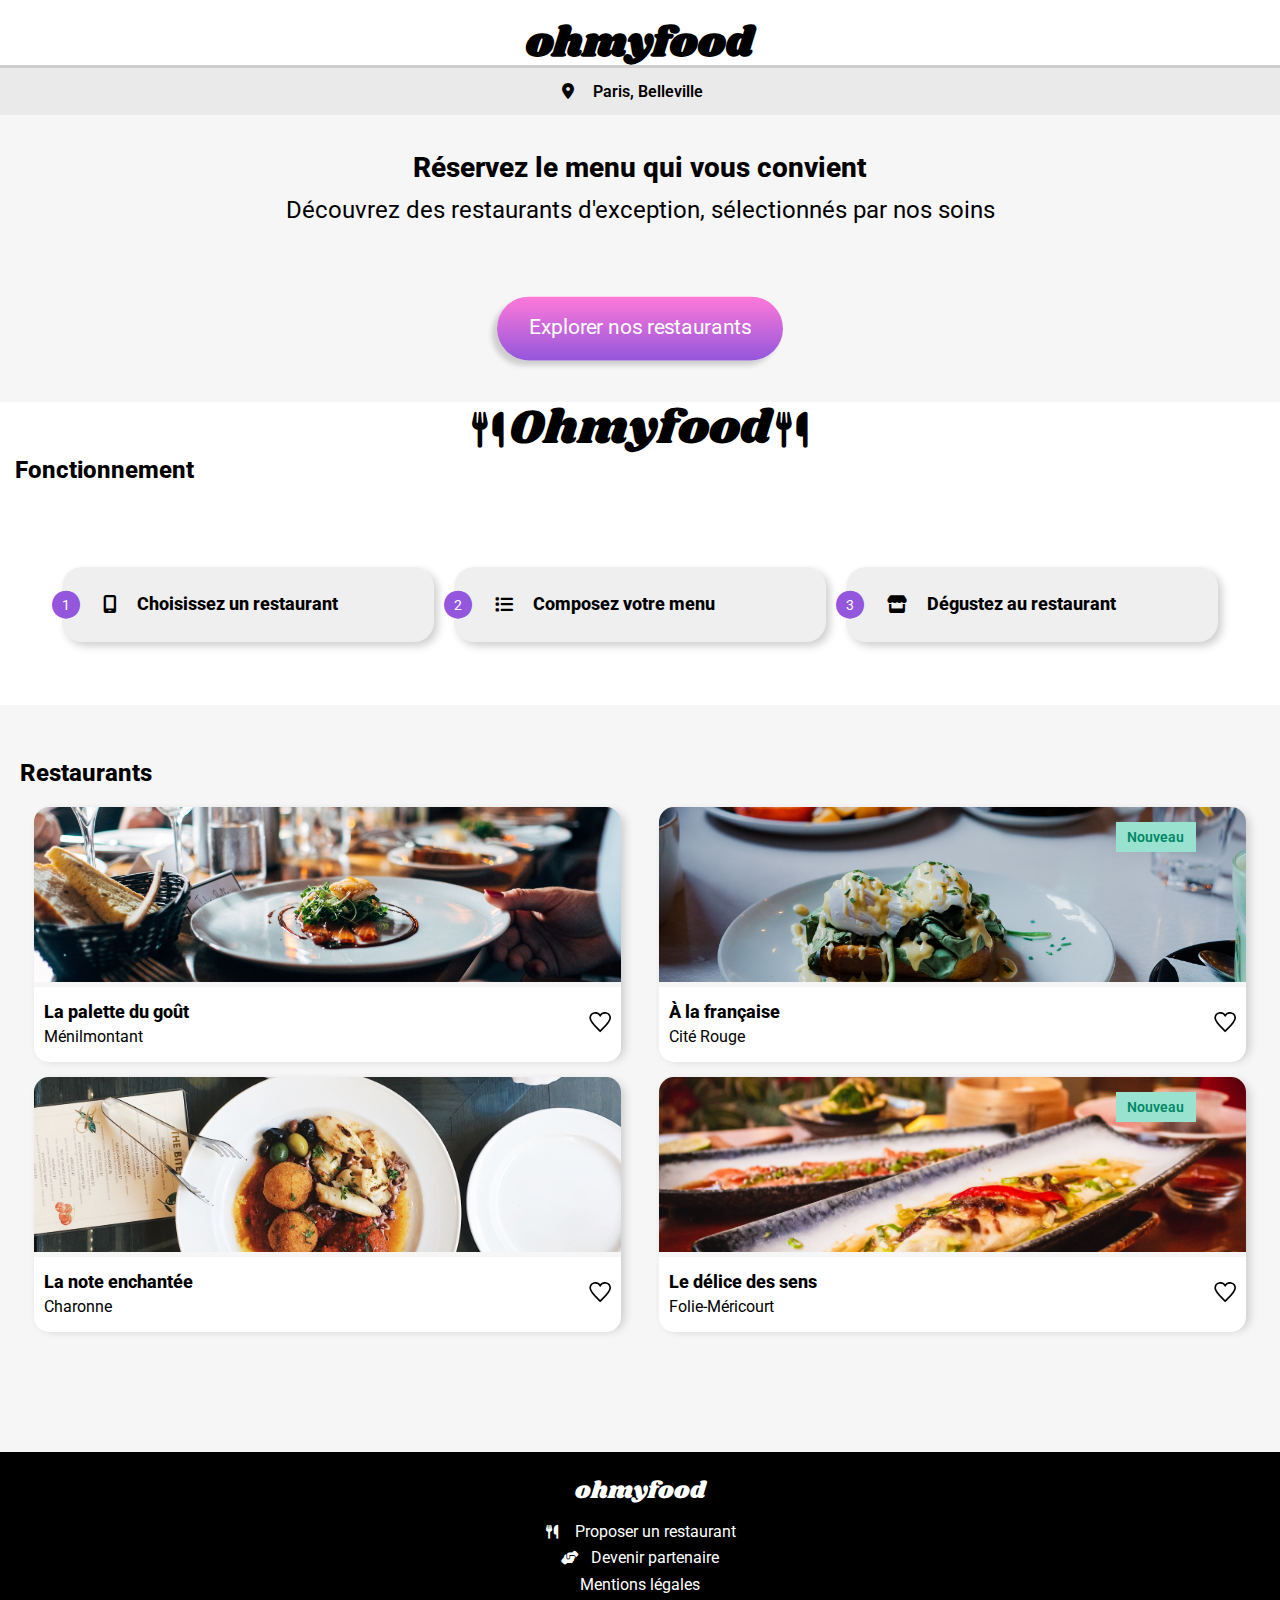
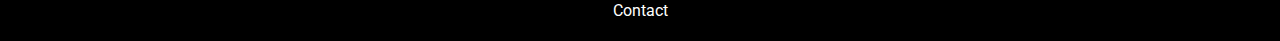
<file: index.html>
<!DOCTYPE html>
<html lang="en">
	<head>
		<meta charset="UTF-8" />
		<meta http-equiv="X-UA-Compatible" content="IE=edge" />
		<meta name="viewport" content="width=device-width, initial-scale=1.0" />
		<title>Ohmyfood</title>
		<link
			rel="stylesheet"
			href="https://cdnjs.cloudflare.com/ajax/libs/font-awesome/6.1.1/css/all.min.css"
		/>
		<link rel="preconnect" href="https://fonts.googleapis.com" />
		<link rel="preconnect" href="https://fonts.gstatic.com" crossorigin />
		<link
			href="https://fonts.googleapis.com/css2?family=Roboto:ital,wght@0,100;0,300;0,400;0,500;0,700;0,900;1,100;1,300;1,400;1,500;1,700;1,900&family=Shrikhand&display=swap"
			rel="stylesheet"
		/>
		<link
			href="https://fonts.googleapis.com/css2?family=Shrikhand&display=swap"
			rel="stylesheet"
		/>
		<link rel="stylesheet" href="css/style.css" />
	</head>
	<body>
		<main>
			<header class="headerHome">
				<h1 class="headerHome__title">ohmyfood</h1>
			</header>

			<form class="form">
				<div class="form__input">
					<i class="form__searchfield-icon fa-solid fa-location-dot"></i>
					<input
						class="form__searchfield-text"
						type="text"
						id="ville"
						placeholder="Paris, Belleville"
					/>
				</div>
				<div class="form__resultspresentation">
					<h1 class="form__first-slogan">Réservez le menu qui vous convient</h1>
					<h2 class="form__second-slogan">
						Découvrez des restaurants d'exception, sélectionnés par nos soins
					</h2>
					<button class="form__result-button">Explorer nos restaurants</button>
				</div>
			</form>

			<div class="effetLoadingSpinner">
				<span class="effet--word1"
					><i class="effet--icons fa-solid fa-utensils"></i>Oh</span
				>
				<span class="effet--word2">my</span>
				<span class="effet--word3"
					>food<i class="effet--icons fa-solid fa-utensils"></i
				></span>
			</div>

			<section class="partie-filtres">
				<h1 class="filters__title">Fonctionnement</h1>
				<div class="filters">
					<button class="filterbutton">
						<span class="filterbutton__circleicon fa-stack fa-2x">
							<i
								class="filterbutton__circleicon--circleobject fa-solid fa-circle fa-stack-2x"
							></i>
							<i
								class="filterbutton__circleicon--circlenumber fa-solid fa-1 fa-stack-1x"
							></i>
						</span>
						<i class="filterbutton__icon fa-solid fa-mobile-screen"></i>
						<span class="filterbutton__text">Choisissez un restaurant</span>
					</button>

					<button class="filterbutton">
						<span class="filterbutton__circleicon fa-stack fa-2x">
							<i
								class="filterbutton__circleicon--circleobject fa-solid fa-circle fa-stack-2x"
							></i>
							<i
								class="filterbutton__circleicon--circlenumber fa-solid fa-2 fa-stack-1x"
							></i>
						</span>
						<i class="filterbutton__icon fa-solid fa-list"></i>
						<span class="filterbutton__text">Composez votre menu</span>
					</button>

					<button class="filterbutton">
						<span class="filterbutton__circleicon fa-stack fa-2x">
							<i
								class="filterbutton__circleicon--circleobject fa-solid fa-circle fa-stack-2x"
							></i>
							<i
								class="filterbutton__circleicon--circlenumber fa-solid fa-3 fa-stack-1x"
							></i>
						</span>
						<i class="filterbutton__icon fa-solid fa-store"></i>
						<span class="filterbutton__text">Dégustez au restaurant</span>
					</button>
				</div>
			</section>

			<section class="partie-restaurants">
				<h1 class="HomeCards__title">Restaurants</h1>

				<div class="HomeCards">
					<div class="HomeCard">
						<a href="lapalettedugout.html">
							<div class="HomeCard__buttonNEW--ON">
								<span class="HomeCard__buttonNEW--ONTXT">Nouveau</span>
							</div>
							<img
								class="HomeCard__picture"
								alt="Image manquante"
								title="Titre de l'image"
								src="images/restaurants/la_palette_du_gout.jpg"
							/>
							<div class="HomeCard__descriptionBloc">
								<div class="HomeCard__description">
									<h3 class="HomeCard__description--Name">
										La palette du goût
									</h3>
									<h4 class="HomeCard__description--Town">Ménilmontant</h4>
								</div>
								<svg height="25" width="25" viewBox="-5 0 30 30">
									<defs>
										<linearGradient id="gradient1">
											<stop offset="5%" stop-color="#9356dc" />
											<stop offset="95%" stop-color="#ff79d9" />
										</linearGradient>
									</defs>
									<path
										fill="url(#gradient1)"
										stroke="black"
										stroke-width="2"
										d="M12 4.248c-3.148-5.402-12-3.825-12 2.944 0 4.661 5.571 9.427 12 15.808 6.43-6.381 12-11.147 12-15.808 0-6.792-8.875-8.306-12-2.944z"
									/>
								</svg>
							</div>
						</a>
					</div>

					<div class="HomeCard">
						<a href="lanoteenchantee.html">
							<div class="HomeCard__buttonNEW--ON">
								<span class="HomeCard__buttonNEW--ONTXT">Nouveau</span>
							</div>
							<img
								class="HomeCard__picture"
								alt="Image manquante"
								title="Titre de l'image"
								src="images/restaurants/la_note_enchantée.jpg"
							/>
							<div class="HomeCard__descriptionBloc">
								<div class="HomeCard__description">
									<h3 class="HomeCard__description--Name">La note enchantée</h3>
									<h4 class="HomeCard__description--Town">Charonne</h4>
								</div>
								<svg height="25" width="25" viewBox="-5 0 30 30">
									<defs>
										<linearGradient id="gradient2">
											<stop offset="5%" stop-color="#9356dc" />
											<stop offset="95%" stop-color="#ff79d9" />
										</linearGradient>
									</defs>
									<path
										fill="url(#gradient2)"
										stroke="black"
										stroke-width="2"
										d="M12 4.248c-3.148-5.402-12-3.825-12 2.944 0 4.661 5.571 9.427 12 15.808 6.43-6.381 12-11.147 12-15.808 0-6.792-8.875-8.306-12-2.944z"
									/>
								</svg>
							</div>
						</a>
					</div>

					<div class="HomeCard">
						<a href="alafrancaise.html">
							<div class="HomeCard__buttonNEW--OFF">Nouveau</div>
							<img
								class="HomeCard__picture"
								alt="Image manquante"
								title="Titre de l'image"
								src="images/restaurants/à_la_française.jpg"
							/>
							<div class="HomeCard__descriptionBloc">
								<div class="HomeCard__description">
									<h3 class="HomeCard__description--Name">À la française</h3>
									<h4 class="HomeCard__description--Town">Cité Rouge</h4>
								</div>
								<svg height="25" width="25" viewBox="-5 0 30 30">
									<defs>
										<linearGradient id="gradient3">
											<stop offset="5%" stop-color="#9356dc" />
											<stop offset="95%" stop-color="#ff79d9" />
										</linearGradient>
									</defs>
									<path
										fill="url(#gradient3)"
										stroke="black"
										stroke-width="2"
										d="M12 4.248c-3.148-5.402-12-3.825-12 2.944 0 4.661 5.571 9.427 12 15.808 6.43-6.381 12-11.147 12-15.808 0-6.792-8.875-8.306-12-2.944z"
									/>
								</svg>
							</div>
						</a>
					</div>

					<div class="HomeCard">
						<a href="ledeclicedessens.html">
							<div class="HomeCard__buttonNEW--OFF">Nouveau</div>
							<img
								class="HomeCard__picture"
								alt="Image manquante"
								title="Titre de l'image"
								src="images/restaurants/le_délice_des_sens.jpg"
							/>
							<div class="HomeCard__descriptionBloc">
								<div class="HomeCard__description">
									<h3 class="HomeCard__description--Name">
										Le délice des sens
									</h3>
									<h4 class="HomeCard__description--Town">Folie-Méricourt</h4>
								</div>
								<svg height="25" width="25" viewBox="-5 0 30 30">
									<defs>
										<linearGradient id="gradient4">
											<stop offset="5%" stop-color="#9356dc" />
											<stop offset="95%" stop-color="#ff79d9" />
										</linearGradient>
									</defs>
									<path
										fill="url(#gradient4)"
										stroke="black"
										stroke-width="2"
										d="M12 4.248c-3.148-5.402-12-3.825-12 2.944 0 4.661 5.571 9.427 12 15.808 6.43-6.381 12-11.147 12-15.808 0-6.792-8.875-8.306-12-2.944z"
									/>
								</svg>
							</div>
						</a>
					</div>
				</div>
			</section>

			<footer class="footer footer--home">
				<h3 class="footer__title">ohmyfood</h3>
				<ul class="footer__list">
					<li class="footer__list-subelement">
						<i class="footer__list-subelement--icon fa-solid fa-utensils"></i
						>Proposer un restaurant
					</li>
					<li class="footer__list-subelement">
						<i
							class="footer__list-subelement--icon fa-solid fa-handshake-angle"
						></i
						>Devenir partenaire
					</li>
					<li class="footer__list-subelement">Mentions légales</li>
					<li class="footer__list-subelement">
						<a class="footer__list--mail" href="mailto:contact@contact.com"
							>Contact</a
						>
					</li>
				</ul>
			</footer>
		</main>
	</body>
</html>
</file>
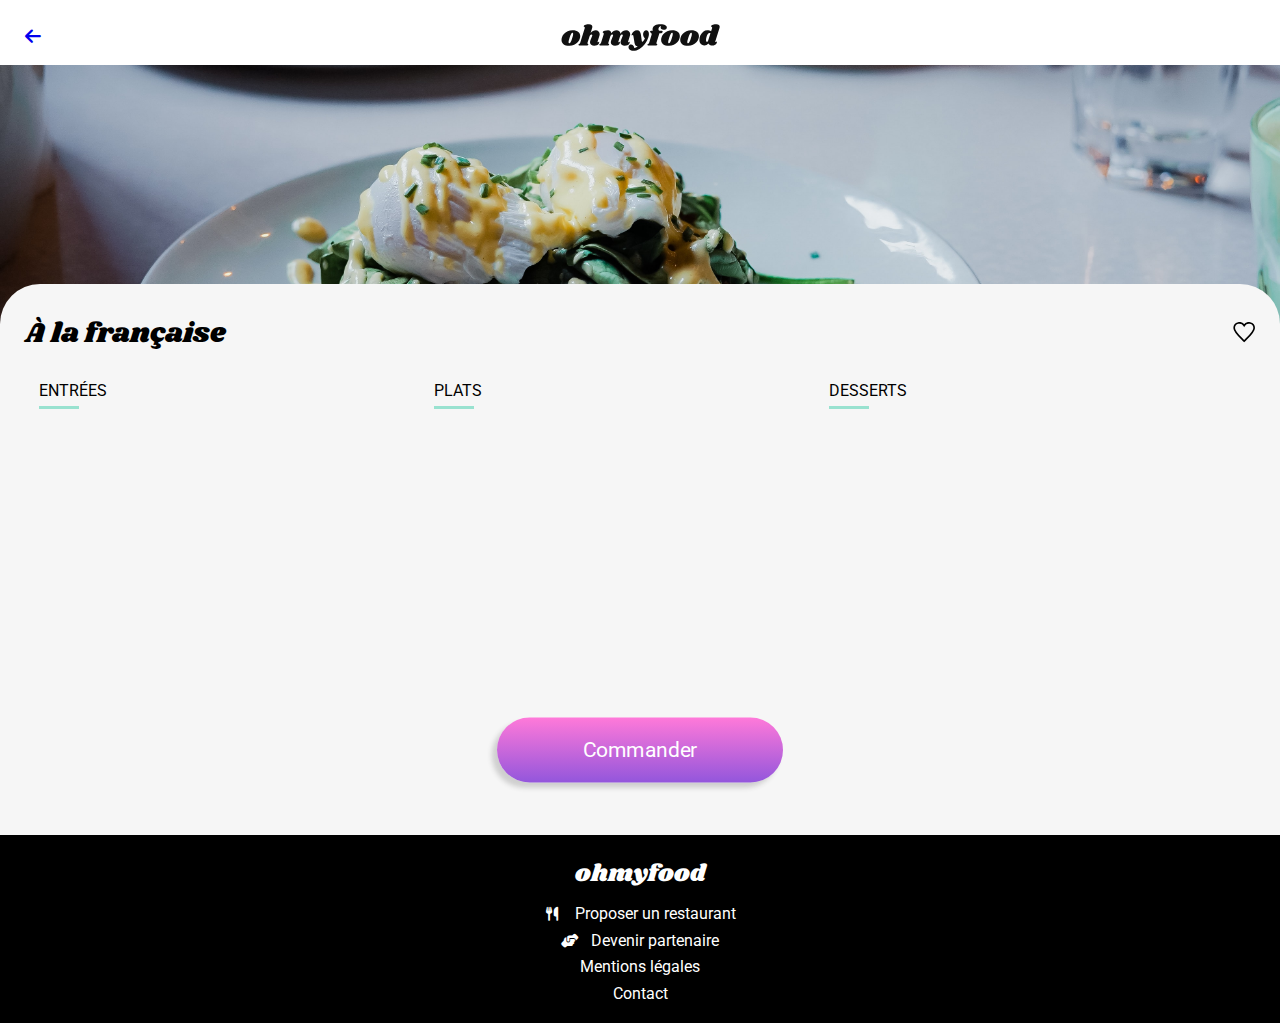
<file: alafrancaise.html>
<!DOCTYPE html>
<html lang="en">
	<head>
		<meta charset="UTF-8" />
		<meta http-equiv="X-UA-Compatible" content="IE=edge" />
		<meta name="viewport" content="width=device-width, initial-scale=1.0" />
		<title>À la française</title>
		<link
			rel="stylesheet"
			href="https://cdnjs.cloudflare.com/ajax/libs/font-awesome/6.1.1/css/all.min.css"
		/>
		<link rel="preconnect" href="https://fonts.googleapis.com" />
		<link rel="preconnect" href="https://fonts.gstatic.com" crossorigin />
		<link
			href="https://fonts.googleapis.com/css2?family=Roboto:ital,wght@0,100;0,300;0,400;0,500;0,700;0,900;1,100;1,300;1,400;1,500;1,700;1,900&family=Shrikhand&display=swap"
			rel="stylesheet"
		/>
		<link
			href="https://fonts.googleapis.com/css2?family=Shrikhand&display=swap"
			rel="stylesheet"
		/>
		<link rel="stylesheet" href="css/style.css" />
	</head>
	<body>
		<header class="headerMenu">
			<div class="headerMenu__returnHome">
				<a class="headerMenu__returnHome--link" href="index.html">
					<i class="headerMenu__returnHome--arrow fa-solid fa-arrow-left"></i>
				</a>
			</div>

			<img
				class="headerMenu__logo"
				src="images/logo/ohmyfood@2x.svg"
				alt="Image manquante"
				title="logo__Ohmyfood"
			/>
		</header>

		<img
			class="titleImage"
			src="./images/restaurants/à_la_française.jpg"
			alt="Image manquante"
			title="À la Française"
		/>

		<section class="BlocMenu">
			<div class="BlocMenu__title">
				<h1 class="BlocMenu__title--RestaurantName">À la française</h1>
				<svg height="25" width="25" viewBox="-5 0 30 30">
					<defs>
						<linearGradient id="gradient" x1="100%" y1="0%" x2="0%" y2="100%">
							<stop offset="5%" stop-color="#9356dc" />
							<stop offset="95%" stop-color="#ff79d9" />
						</linearGradient>
					</defs>
					<path
						fill="url(#gradient)"
						stroke="black"
						stroke-width="2"
						d="M12 4.248c-3.148-5.402-12-3.825-12 2.944 0 4.661 5.571 9.427 12 15.808 6.43-6.381 12-11.147 12-15.808 0-6.792-8.875-8.306-12-2.944z"
					/>
				</svg>
			</div>

			<div class="BlocEntrees">
				<h2 class="BlocEntrees__title">Entrées</h2>
				<div class="Menucard Menucard-1">
					<div class="Menucard__plat">
						<div class="Menucard__plat--title">Tartare de poulpe acidulé</div>
						<div class="Menucard__plat--details">Aux zestes d'orange</div>
					</div>
					<div class="Menucard__prix">25€</div>
					<div class="Menucard__check">
						<i class="Menucard__check--icon fa-solid fa-circle-check"></i>
					</div>
				</div>

				<div class="Menucard Menucard-2">
					<div class="Menucard__plat">
						<div class="Menucard__plat--title">Velouté de légumes d'antan</div>
						<div class="Menucard__plat--details">
							Carotte, panais, topinambour
						</div>
					</div>
					<div class="Menucard__prix">35€</div>
					<div class="Menucard__check">
						<i class="Menucard__check--icon fa-solid fa-circle-check"></i>
					</div>
				</div>

				<div class="Menucard Menucard-3">
					<div class="Menucard__plat">
						<div class="Menucard__plat--title">Soupe à l'oignon</div>
						<div class="Menucard__plat--details">Revisitée</div>
					</div>
					<div class="Menucard__prix">20€</div>
					<div class="Menucard__check">
						<i class="Menucard__check--icon fa-solid fa-circle-check"></i>
					</div>
				</div>
			</div>

			<div class="BlocPlats">
				<h2 class="BlocPlats__title">Plats</h2>

				<div class="Menucard Menucard-4">
					<div class="Menucard__plat">
						<div class="Menucard__plat--title">Coquilles Saint-Jacques</div>
						<div class="Menucard__plat--details">
							Accompagnées d'une purée de panais
						</div>
					</div>
					<div class="Menucard__prix">40€</div>

					<div class="Menucard__check">
						<i class="Menucard__check--icon fa-solid fa-circle-check"></i>
					</div>
				</div>

				<div class="Menucard Menucard-5">
					<div class="Menucard__plat">
						<div class="Menucard__plat--title">Magret de canard</div>
						<div class="Menucard__plat--details">
							Et parmentier de pommes de terre
						</div>
					</div>
					<div class="Menucard__prix">35€</div>

					<div class="Menucard__check">
						<i class="Menucard__check--icon fa-solid fa-circle-check"></i>
					</div>
				</div>

				<div class="Menucard Menucard-6">
					<div class="Menucard__plat">
						<div class="Menucard__plat--title">
							Pigeonneau d’Ille-et-Vilaine
						</div>
						<div class="Menucard__plat--details">
							Sur son lit de gnocchis aux légumes
						</div>
					</div>
					<div class="Menucard__prix">44€</div>

					<div class="Menucard__check">
						<i class="Menucard__check--icon fa-solid fa-circle-check"></i>
					</div>
				</div>
			</div>

			<div class="BlocDesserts">
				<h2 class="BlocDesserts__title">Desserts</h2>

				<div class="Menucard Menucard-7">
					<div class="Menucard__plat">
						<div class="Menucard__plat--title">Pétales de violettes glacés</div>
						<div class="Menucard__plat--details">Et purée de noisettes</div>
					</div>
					<div class="Menucard__prix">18€</div>

					<div class="Menucard__check">
						<i class="Menucard__check--icon fa-solid fa-circle-check"></i>
					</div>
				</div>

				<div class="Menucard Menucard-8">
					<div class="Menucard__plat">
						<div class="Menucard__plat--title">Fondant au chocolat</div>
						<div class="Menucard__plat--details">Revisité</div>
					</div>
					<div class="Menucard__prix">22€</div>

					<div class="Menucard__check">
						<i class="Menucard__check--icon fa-solid fa-circle-check"></i>
					</div>
				</div>

				<div class="Menucard Menucard-9">
					<div class="Menucard__plat">
						<div class="Menucard__plat--title">Millefeuille croustillant</div>
						<div class="Menucard__plat--details">
							Myrtilles et pâte d’amande
						</div>
					</div>
					<div class="Menucard__prix">23€</div>

					<div class="Menucard__check">
						<i class="Menucard__check--icon fa-solid fa-circle-check"></i>
					</div>
				</div>
			</div>

			<button class="form__result-button">Commander</button>
		</section>

		<footer class="footer footer--menus">
			<h3 class="footer__title">ohmyfood</h3>
			<ul class="footer__list">
				<li class="footer__list-subelement">
					<i class="footer__list-subelement--icon fa-solid fa-utensils"></i
					>Proposer un restaurant
				</li>
				<li class="footer__list-subelement">
					<i
						class="footer__list-subelement--icon fa-solid fa-handshake-angle"
					></i
					>Devenir partenaire
				</li>
				<li class="footer__list-subelement">Mentions légales</li>
				<li class="footer__list-subelement">
					<a class="footer__list--mail" href="mailto:contact@contact.com"
						>Contact</a
					>
				</li>
			</ul>
		</footer>
	</body>
</html>
</file>
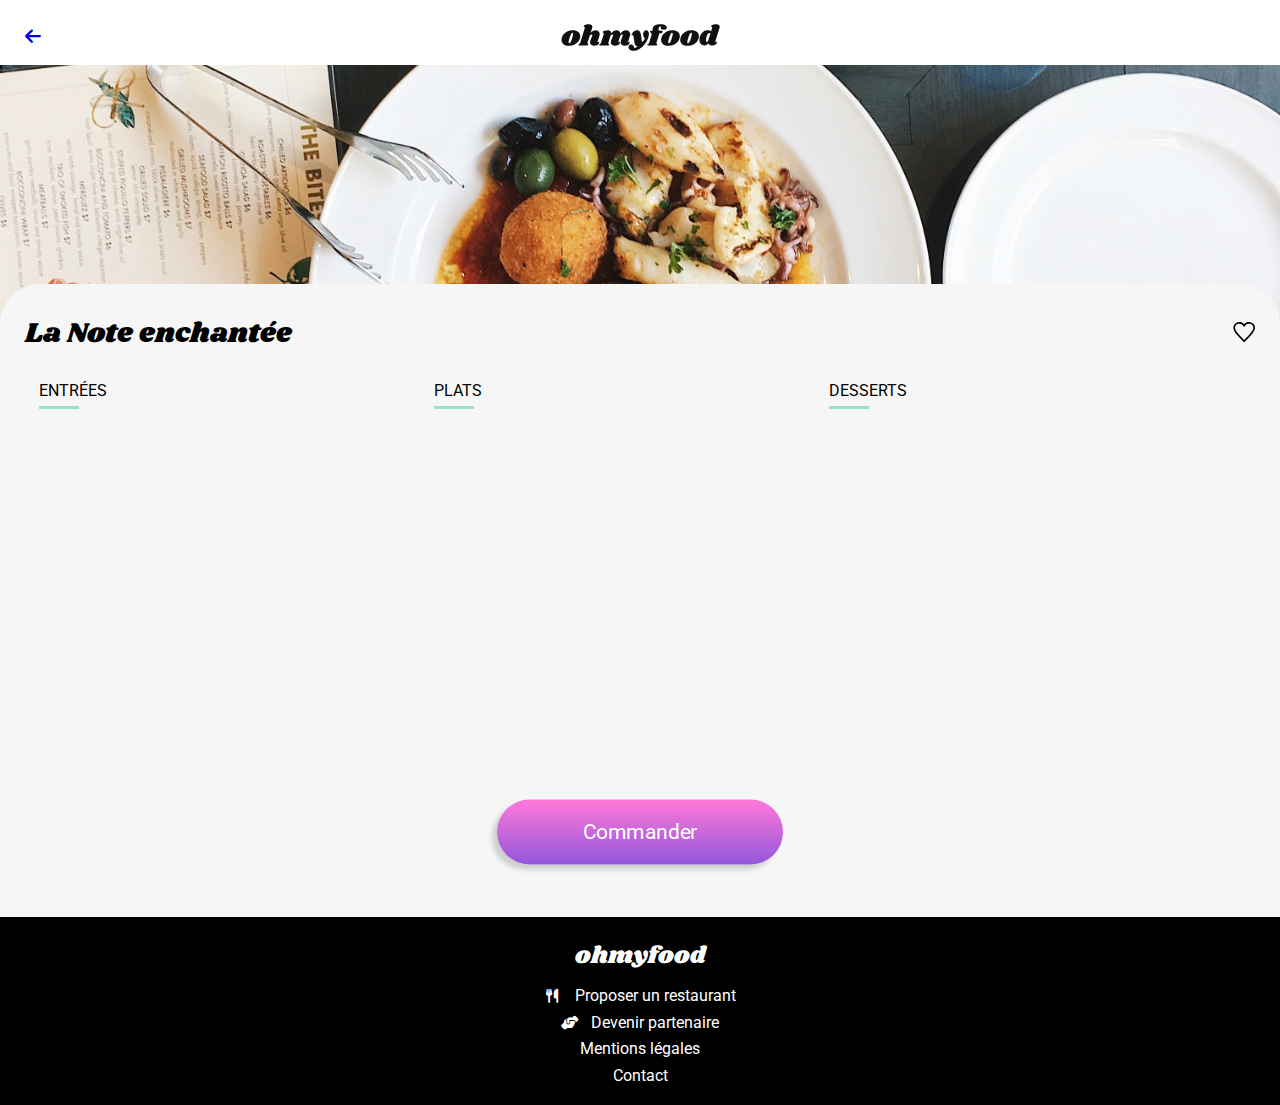
<file: lanoteenchantee.html>
<!DOCTYPE html>
<html lang="en">
	<head>
		<meta charset="UTF-8" />
		<meta http-equiv="X-UA-Compatible" content="IE=edge" />
		<meta name="viewport" content="width=device-width, initial-scale=1.0" />
		<title>La Note enchantée</title>
		<link
			rel="stylesheet"
			href="https://cdnjs.cloudflare.com/ajax/libs/font-awesome/6.1.1/css/all.min.css"
		/>
		<link rel="preconnect" href="https://fonts.googleapis.com" />
		<link rel="preconnect" href="https://fonts.gstatic.com" crossorigin />
		<link
			href="https://fonts.googleapis.com/css2?family=Roboto:ital,wght@0,100;0,300;0,400;0,500;0,700;0,900;1,100;1,300;1,400;1,500;1,700;1,900&family=Shrikhand&display=swap"
			rel="stylesheet"
		/>
		<link
			href="https://fonts.googleapis.com/css2?family=Shrikhand&display=swap"
			rel="stylesheet"
		/>
		<link rel="stylesheet" href="css/style.css" />
	</head>
	<body>
		<header class="headerMenu">
			<div class="headerMenu__returnHome">
				<a class="headerMenu__returnHome--link" href="index.html">
					<i class="headerMenu__returnHome--arrow fa-solid fa-arrow-left"></i>
				</a>
			</div>

			<img
				class="headerMenu__logo"
				src="images/logo/ohmyfood@2x.svg"
				alt="Image manquante"
				title="logo__Ohmyfood"
			/>
		</header>

		<img
			class="titleImage"
			src="./images/restaurants/la_note_enchantée.jpg"
			alt="Image manquante"
			title="La note_enchantée"
		/>

		<section class="BlocMenu">
			<div class="BlocMenu__title">
				<h1 class="BlocMenu__title--RestaurantName">La Note enchantée</h1>
				<svg height="25" width="25" viewBox="-5 0 30 30">
					<defs>
						<linearGradient id="gradient" x1="100%" y1="0%" x2="0%" y2="100%">
							<stop offset="5%" stop-color="#9356dc" />
							<stop offset="95%" stop-color="#ff79d9" />
						</linearGradient>
					</defs>
					<path
						fill="url(#gradient)"
						stroke="black"
						stroke-width="2"
						d="M12 4.248c-3.148-5.402-12-3.825-12 2.944 0 4.661 5.571 9.427 12 15.808 6.43-6.381 12-11.147 12-15.808 0-6.792-8.875-8.306-12-2.944z"
					/>
				</svg>
			</div>

			<div class="BlocEntrees">
				<h2 class="BlocEntrees__title">Entrées</h2>

				<div class="Menucard Menucard-1">
					<div class="Menucard__plat">
						<div class="Menucard__plat--title">Ravioles de foie gras</div>
						<div class="Menucard__plat--details">
							Accompagnés de leur crème à la truffe
						</div>
					</div>
					<div class="Menucard__prix">25€</div>
					<div class="Menucard__check">
						<i class="Menucard__check--icon fa-solid fa-circle-check"></i>
					</div>
				</div>

				<div class="Menucard Menucard-2">
					<div class="Menucard__plat">
						<div class="Menucard__plat--title">Caviar osciètre</div>
						<div class="Menucard__plat--details">
							Sur blini à la farine de blé noir
						</div>
					</div>
					<div class="Menucard__prix">35€</div>
					<div class="Menucard__check">
						<i class="Menucard__check--icon fa-solid fa-circle-check"></i>
					</div>
				</div>

				<div class="Menucard Menucard-3">
					<div class="Menucard__plat">
						<div class="Menucard__plat--title">Homard et espuma de potiron</div>
						<div class="Menucard__plat--details">
							Mariné aux zestes d'orange
						</div>
					</div>
					<div class="Menucard__prix">20€</div>
					<div class="Menucard__check">
						<i class="Menucard__check--icon fa-solid fa-circle-check"></i>
					</div>
				</div>

				<div class="Menucard Menucard-4">
					<div class="Menucard__plat">
						<div class="Menucard__plat--title">
							Foie gras de canard cuit entier
						</div>
						<div class="Menucard__plat--details">
							Confiture de figue et pain toasté
						</div>
					</div>
					<div class="Menucard__prix">35€</div>
					<div class="Menucard__check">
						<i class="Menucard__check--icon fa-solid fa-circle-check"></i>
					</div>
				</div>
			</div>

			<div class="BlocPlats">
				<h2 class="BlocPlats__title">Plats</h2>

				<div class="Menucard Menucard-5">
					<div class="Menucard__plat">
						<div class="Menucard__plat--title">
							Noix de coquilles Saint-Jacques
						</div>
						<div class="Menucard__plat--details">
							Sur lit de purée de céleri-rave
						</div>
					</div>
					<div class="Menucard__prix">40€</div>

					<div class="Menucard__check">
						<i class="Menucard__check--icon fa-solid fa-circle-check"></i>
					</div>
				</div>

				<div class="Menucard Menucard-6">
					<div class="Menucard__plat">
						<div class="Menucard__plat--title">Langoustine poêlée</div>
						<div class="Menucard__plat--details">Purée de patate douce</div>
					</div>
					<div class="Menucard__prix">35€</div>

					<div class="Menucard__check">
						<i class="Menucard__check--icon fa-solid fa-circle-check"></i>
					</div>
				</div>

				<div class="Menucard Menucard-7">
					<div class="Menucard__plat">
						<div class="Menucard__plat--title">Mijoté de queue de boeuf</div>
						<div class="Menucard__plat--details">
							Et riz sauvage aux zestes de citron
						</div>
					</div>
					<div class="Menucard__prix">44€</div>

					<div class="Menucard__check">
						<i class="Menucard__check--icon fa-solid fa-circle-check"></i>
					</div>
				</div>
			</div>

			<div class="BlocDesserts">
				<h2 class="BlocDesserts__title">Desserts</h2>

				<div class="Menucard Menucard-8">
					<div class="Menucard__plat">
						<div class="Menucard__plat--title">
							Macaron noisette et chocolat
						</div>
						<div class="Menucard__plat--details">
							Glace au caramel brun et sel de Guérande
						</div>
					</div>
					<div class="Menucard__prix">18€</div>

					<div class="Menucard__check">
						<i class="Menucard__check--icon fa-solid fa-circle-check"></i>
					</div>
				</div>

				<div class="Menucard Menucard-9">
					<div class="Menucard__plat">
						<div class="Menucard__plat--title">Baba au rhum revisité</div>
						<div class="Menucard__plat--details">Avec son coulis de citron</div>
					</div>
					<div class="Menucard__prix">22€</div>

					<div class="Menucard__check">
						<i class="Menucard__check--icon fa-solid fa-circle-check"></i>
					</div>
				</div>

				<div class="Menucard Menucard-10">
					<div class="Menucard__plat">
						<div class="Menucard__plat--title">Tarte au citron meringuée</div>
						<div class="Menucard__plat--details">Déstructurée</div>
					</div>
					<div class="Menucard__prix">23€</div>

					<div class="Menucard__check">
						<i class="Menucard__check--icon fa-solid fa-circle-check"></i>
					</div>
				</div>
			</div>

			<button class="form__result-button">Commander</button>
		</section>

		<footer class="footer footer--menus">
			<h3 class="footer__title">ohmyfood</h3>
			<ul class="footer__list">
				<li class="footer__list-subelement">
					<i class="footer__list-subelement--icon fa-solid fa-utensils"></i
					>Proposer un restaurant
				</li>
				<li class="footer__list-subelement">
					<i
						class="footer__list-subelement--icon fa-solid fa-handshake-angle"
					></i
					>Devenir partenaire
				</li>
				<li class="footer__list-subelement">Mentions légales</li>
				<li class="footer__list-subelement">
					<a class="footer__list--mail" href="mailto:contact@contact.com"
						>Contact</a
					>
				</li>
			</ul>
		</footer>
	</body>
</html>
</file>
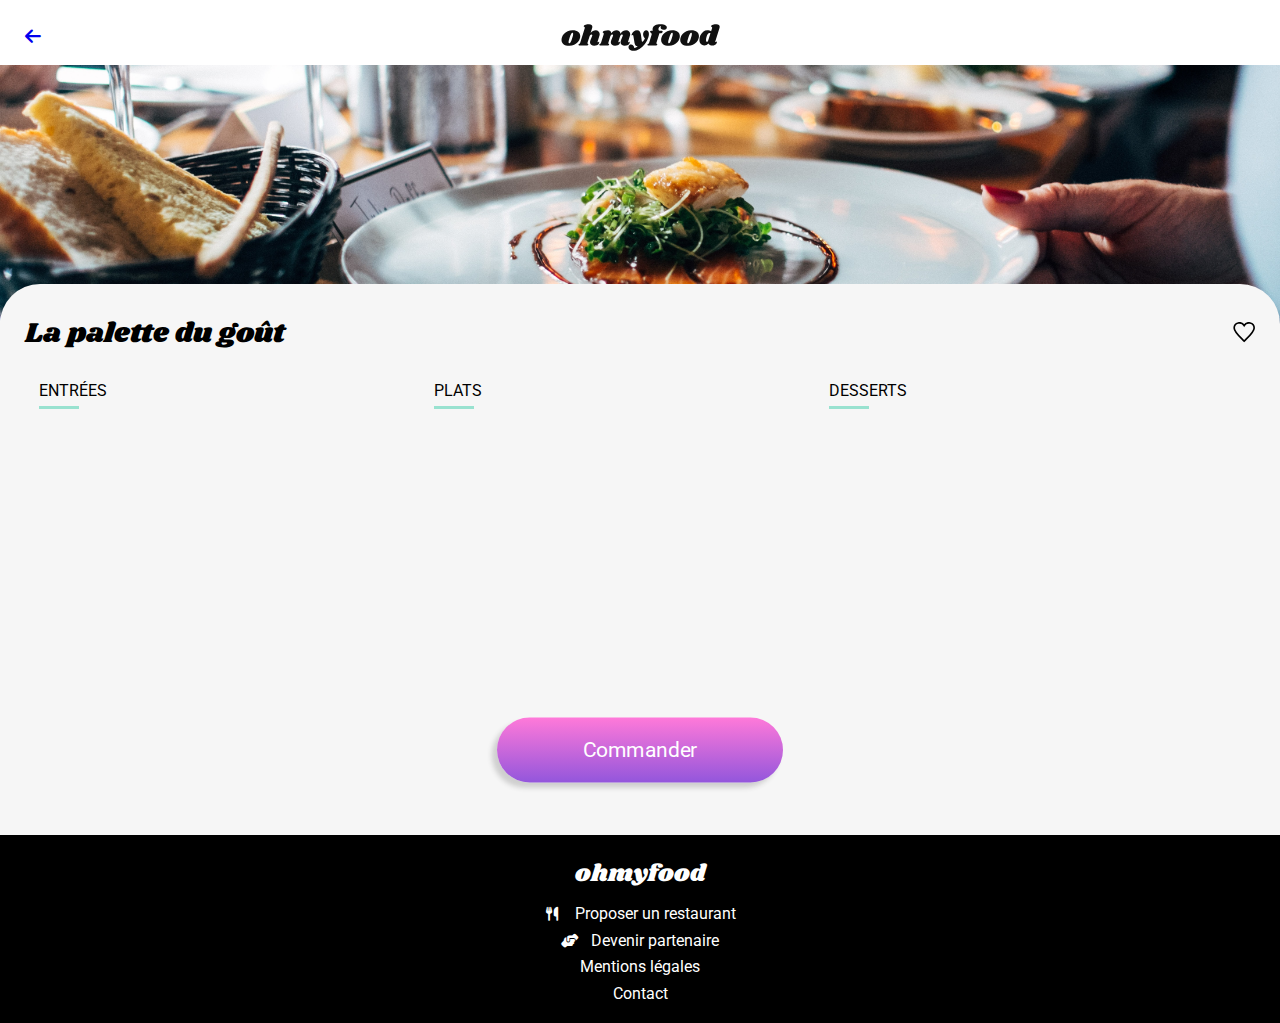
<file: lapalettedugout.html>
<!DOCTYPE html>
<html lang="en">
	<head>
		<meta charset="UTF-8" />
		<meta http-equiv="X-UA-Compatible" content="IE=edge" />
		<meta name="viewport" content="width=device-width, initial-scale=1.0" />
		<title>La Palette du Goût</title>
		<link
			rel="stylesheet"
			href="https://cdnjs.cloudflare.com/ajax/libs/font-awesome/6.1.1/css/all.min.css"
		/>
		<link rel="preconnect" href="https://fonts.googleapis.com" />
		<link rel="preconnect" href="https://fonts.gstatic.com" crossorigin />
		<link
			href="https://fonts.googleapis.com/css2?family=Roboto:ital,wght@0,100;0,300;0,400;0,500;0,700;0,900;1,100;1,300;1,400;1,500;1,700;1,900&family=Shrikhand&display=swap"
			rel="stylesheet"
		/>
		<link
			href="https://fonts.googleapis.com/css2?family=Shrikhand&display=swap"
			rel="stylesheet"
		/>
		<link rel="stylesheet" href="css/style.css" />
	</head>
	<body>
		<header class="headerMenu">
			<div class="headerMenu__returnHome">
				<a class="headerMenu__returnHome--link" href="index.html">
					<i class="headerMenu__returnHome--arrow fa-solid fa-arrow-left"></i>
				</a>
			</div>

			<img
				class="headerMenu__logo"
				src="images/logo/ohmyfood@2x.svg"
				alt="Image manquante"
				title="logo__Ohmyfood"
			/>
		</header>

		<img
			class="titleImage"
			src="./images/restaurants/la_palette_du_gout.jpg"
			alt="Image manquante"
			title="La palette du gout"
		/>

		<section class="BlocMenu">
			<div class="BlocMenu__title">
				<h1 class="BlocMenu__title--RestaurantName">La palette du goût</h1>
				<svg height="25" width="25" viewBox="-5 0 30 30">
					<defs>
						<linearGradient id="gradient" x1="100%" y1="0%" x2="0%" y2="100%">
							<stop offset="5%" stop-color="#9356dc" />
							<stop offset="95%" stop-color="#ff79d9" />
						</linearGradient>
					</defs>
					<path
						fill="url(#gradient)"
						stroke="black"
						stroke-width="2"
						d="M12 4.248c-3.148-5.402-12-3.825-12 2.944 0 4.661 5.571 9.427 12 15.808 6.43-6.381 12-11.147 12-15.808 0-6.792-8.875-8.306-12-2.944z"
					/>
				</svg>
			</div>

			<div class="BlocEntrees">
				<h2 class="BlocEntrees__title">Entrées</h2>
				<div class="Menucard Menucard-1">
					<div class="Menucard__plat">
						<div class="Menucard__plat--title">Fricassée d'escargot</div>
						<div class="Menucard__plat--details">Au piment d'Espelette</div>
					</div>
					<div class="Menucard__prix">25€</div>
					<div class="Menucard__check">
						<i class="Menucard__check--icon fa-solid fa-circle-check"></i>
					</div>
				</div>

				<div class="Menucard Menucard-2">
					<div class="Menucard__plat">
						<div class="Menucard__plat--title">Foie gras de canard mi-cuit</div>
						<div class="Menucard__plat--details">
							Et ses copeaux de truffe noire
						</div>
					</div>
					<div class="Menucard__prix">35€</div>
					<div class="Menucard__check">
						<i class="Menucard__check--icon fa-solid fa-circle-check"></i>
					</div>
				</div>

				<div class="Menucard Menucard-3">
					<div class="Menucard__plat">
						<div class="Menucard__plat--title">Oeuf au plat</div>
						<div class="Menucard__plat--details">
							Assaisonné à la truffe sur lit de caviar
						</div>
					</div>
					<div class="Menucard__prix">20€</div>
					<div class="Menucard__check">
						<i class="Menucard__check--icon fa-solid fa-circle-check"></i>
					</div>
				</div>
			</div>

			<div class="BlocPlats">
				<h2 class="BlocPlats__title">Plats</h2>

				<div class="Menucard Menucard-4">
					<div class="Menucard__plat">
						<div class="Menucard__plat--title">Filet de boeuf aux herbes</div>
						<div class="Menucard__plat--details">
							Accompagné de sa ribambelle de légumes
						</div>
					</div>
					<div class="Menucard__prix">40€</div>

					<div class="Menucard__check">
						<i class="Menucard__check--icon fa-solid fa-circle-check"></i>
					</div>
				</div>

				<div class="Menucard Menucard-5">
					<div class="Menucard__plat">
						<div class="Menucard__plat--title">
							Parmentier de queue de boeuf
						</div>
						<div class="Menucard__plat--details">
							À la truffe noire sur sa purée de panais
						</div>
					</div>
					<div class="Menucard__prix">35€</div>

					<div class="Menucard__check">
						<i class="Menucard__check--icon fa-solid fa-circle-check"></i>
					</div>
				</div>

				<div class="Menucard Menucard-6">
					<div class="Menucard__plat">
						<div class="Menucard__plat--title">Filet de turbot</div>
						<div class="Menucard__plat--details">Aux agrumes</div>
					</div>
					<div class="Menucard__prix">44€</div>

					<div class="Menucard__check">
						<i class="Menucard__check--icon fa-solid fa-circle-check"></i>
					</div>
				</div>
			</div>

			<div class="BlocDesserts">
				<h2 class="BlocDesserts__title">Desserts</h2>

				<div class="Menucard Menucard-7">
					<div class="Menucard__plat">
						<div class="Menucard__plat--title">Paris-Brest</div>
						<div class="Menucard__plat--details">Revisité</div>
					</div>
					<div class="Menucard__prix">18€</div>

					<div class="Menucard__check">
						<i class="Menucard__check--icon fa-solid fa-circle-check"></i>
					</div>
				</div>

				<div class="Menucard Menucard-8">
					<div class="Menucard__plat">
						<div class="Menucard__plat--title">
							Macaron au chocolat d'exception
						</div>
						<div class="Menucard__plat--details">
							Et glace à la vanille de Madagascar
						</div>
					</div>
					<div class="Menucard__prix">22€</div>

					<div class="Menucard__check">
						<i class="Menucard__check--icon fa-solid fa-circle-check"></i>
					</div>
				</div>

				<div class="Menucard Menucard-9">
					<div class="Menucard__plat">
						<div class="Menucard__plat--title">Mousse au chocolat</div>
						<div class="Menucard__plat--details">
							Au piment d'Espelette et à la truffe noire
						</div>
					</div>
					<div class="Menucard__prix">23€</div>

					<div class="Menucard__check">
						<i class="Menucard__check--icon fa-solid fa-circle-check"></i>
					</div>
				</div>
			</div>

			<button class="form__result-button">Commander</button>
		</section>
		<footer class="footer footer--menus">
			<h3 class="footer__title">ohmyfood</h3>
			<ul class="footer__list">
				<li class="footer__list-subelement">
					<i class="footer__list-subelement--icon fa-solid fa-utensils"></i
					>Proposer un restaurant
				</li>
				<li class="footer__list-subelement">
					<i
						class="footer__list-subelement--icon fa-solid fa-handshake-angle"
					></i
					>Devenir partenaire
				</li>
				<li class="footer__list-subelement">Mentions légales</li>
				<li class="footer__list-subelement">
					<a class="footer__list--mail" href="mailto:contact@contact.com"
						>Contact</a
					>
				</li>
			</ul>
		</footer>
	</body>
</html>
</file>
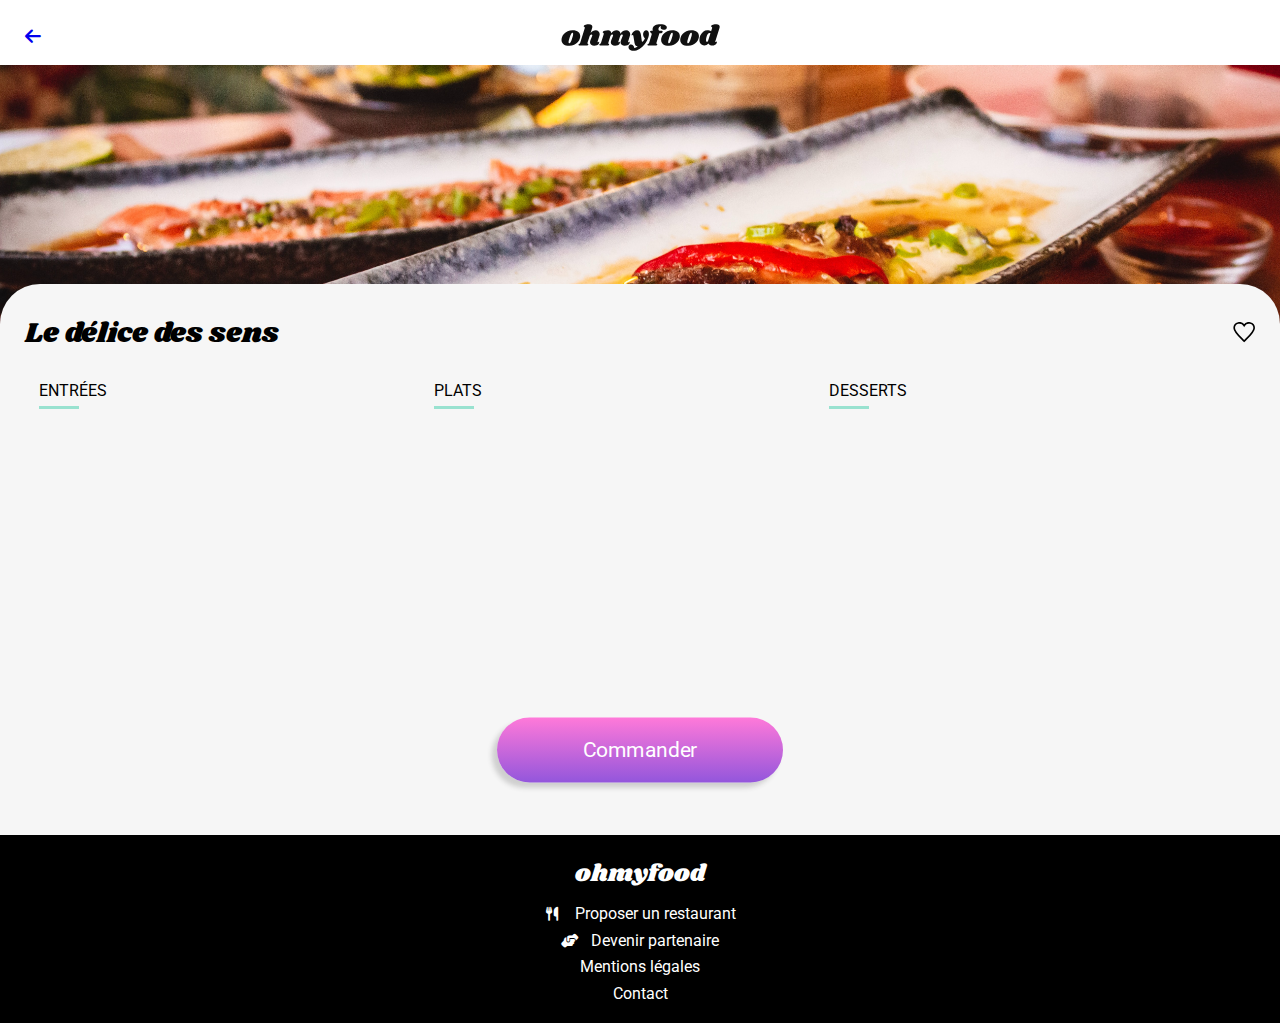
<file: ledeclicedessens.html>
<!DOCTYPE html>
<html lang="en">
	<head>
		<meta charset="UTF-8" />
		<meta http-equiv="X-UA-Compatible" content="IE=edge" />
		<meta name="viewport" content="width=device-width, initial-scale=1.0" />
		<title>Le délice des sens</title>
		<link
			rel="stylesheet"
			href="https://cdnjs.cloudflare.com/ajax/libs/font-awesome/6.1.1/css/all.min.css"
		/>
		<link rel="preconnect" href="https://fonts.googleapis.com" />
		<link rel="preconnect" href="https://fonts.gstatic.com" crossorigin />
		<link
			href="https://fonts.googleapis.com/css2?family=Roboto:ital,wght@0,100;0,300;0,400;0,500;0,700;0,900;1,100;1,300;1,400;1,500;1,700;1,900&family=Shrikhand&display=swap"
			rel="stylesheet"
		/>
		<link
			href="https://fonts.googleapis.com/css2?family=Shrikhand&display=swap"
			rel="stylesheet"
		/>
		<link rel="stylesheet" href="css/style.css" />
	</head>
	<body>
		<header class="headerMenu">
			<div class="headerMenu__returnHome">
				<a class="headerMenu__returnHome--link" href="index.html">
					<i class="headerMenu__returnHome--arrow fa-solid fa-arrow-left"></i>
				</a>
			</div>

			<img
				class="headerMenu__logo"
				src="images/logo/ohmyfood@2x.svg"
				alt="Image manquante"
				title="logo__Ohmyfood"
			/>
		</header>

		<img
			class="titleImage"
			src="./images/restaurants/le_délice_des_sens.jpg"
			alt="Image manquante"
			title="Le délice des sens"
		/>

		<section class="BlocMenu">
			<div class="BlocMenu__title">
				<h1 class="BlocMenu__title--RestaurantName">Le délice des sens</h1>
				<svg height="25" width="25" viewBox="-5 0 30 30">
					<defs>
						<linearGradient id="gradient" x1="100%" y1="0%" x2="0%" y2="100%">
							<stop offset="5%" stop-color="#9356dc" />
							<stop offset="95%" stop-color="#ff79d9" />
						</linearGradient>
					</defs>
					<path
						fill="url(#gradient)"
						stroke="black"
						stroke-width="2"
						d="M12 4.248c-3.148-5.402-12-3.825-12 2.944 0 4.661 5.571 9.427 12 15.808 6.43-6.381 12-11.147 12-15.808 0-6.792-8.875-8.306-12-2.944z"
					/>
				</svg>
			</div>

			<div class="BlocEntrees">
				<h2 class="BlocEntrees__title">Entrées</h2>
				<div class="Menucard Menucard-1">
					<div class="Menucard__plat">
						<div class="Menucard__plat--title">Tartare de thon</div>
						<div class="Menucard__plat--details">Assaisonné au yuzu</div>
					</div>
					<div class="Menucard__prix">25€</div>
					<div class="Menucard__check">
						<i class="Menucard__check--icon fa-solid fa-circle-check"></i>
					</div>
				</div>

				<div class="Menucard Menucard-2">
					<div class="Menucard__plat">
						<div class="Menucard__plat--title">
							Bouchée de homard croustillant
						</div>
						<div class="Menucard__plat--details">
							Et sa farandole de petits légumes
						</div>
					</div>
					<div class="Menucard__prix">35€</div>
					<div class="Menucard__check">
						<i class="Menucard__check--icon fa-solid fa-circle-check"></i>
					</div>
				</div>

				<div class="Menucard Menucard-3">
					<div class="Menucard__plat">
						<div class="Menucard__plat--title">Velouté de cèpes</div>
						<div class="Menucard__plat--details">Aux truffes</div>
					</div>
					<div class="Menucard__prix">20€</div>
					<div class="Menucard__check">
						<i class="Menucard__check--icon fa-solid fa-circle-check"></i>
					</div>
				</div>
			</div>

			<div class="BlocPlats">
				<h2 class="BlocPlats__title">Plats</h2>

				<div class="Menucard Menucard-4">
					<div class="Menucard__plat">
						<div class="Menucard__plat--title">
							Poulet rôti aux herbes de Provence
						</div>
						<div class="Menucard__plat--details">Et sa crème de truffe</div>
					</div>
					<div class="Menucard__prix">40€</div>

					<div class="Menucard__check">
						<i class="Menucard__check--icon fa-solid fa-circle-check"></i>
					</div>
				</div>

				<div class="Menucard Menucard-5">
					<div class="Menucard__plat">
						<div class="Menucard__plat--title">Langouste rôtie</div>
						<div class="Menucard__plat--details">Et ses légumes de saison</div>
					</div>
					<div class="Menucard__prix">35€</div>

					<div class="Menucard__check">
						<i class="Menucard__check--icon fa-solid fa-circle-check"></i>
					</div>
				</div>

				<div class="Menucard Menucard-6">
					<div class="Menucard__plat">
						<div class="Menucard__plat--title">Côte de boeuf Angus</div>
						<div class="Menucard__plat--details">Et sa purée de panais</div>
					</div>
					<div class="Menucard__prix">44€</div>

					<div class="Menucard__check">
						<i class="Menucard__check--icon fa-solid fa-circle-check"></i>
					</div>
				</div>
			</div>

			<div class="BlocDesserts">
				<h2 class="BlocDesserts__title">Desserts</h2>

				<div class="Menucard Menucard-7">
					<div class="Menucard__plat">
						<div class="Menucard__plat--title">Farandole de desserts</div>
						<div class="Menucard__plat--details">Du chef</div>
					</div>
					<div class="Menucard__prix">18€</div>

					<div class="Menucard__check">
						<i class="Menucard__check--icon fa-solid fa-circle-check"></i>
					</div>
				</div>

				<div class="Menucard Menucard-8">
					<div class="Menucard__plat">
						<div class="Menucard__plat--title">Crème brulée</div>
						<div class="Menucard__plat--details">Revisité</div>
					</div>
					<div class="Menucard__prix">22€</div>

					<div class="Menucard__check">
						<i class="Menucard__check--icon fa-solid fa-circle-check"></i>
					</div>
				</div>

				<div class="Menucard Menucard-9">
					<div class="Menucard__plat">
						<div class="Menucard__plat--title">Tiramisu</div>
						<div class="Menucard__plat--details">À la noisette</div>
					</div>
					<div class="Menucard__prix">23€</div>

					<div class="Menucard__check">
						<i class="Menucard__check--icon fa-solid fa-circle-check"></i>
					</div>
				</div>
			</div>

			<button class="form__result-button">Commander</button>
		</section>

		<footer class="footer footer--menus">
			<h3 class="footer__title">ohmyfood</h3>
			<ul class="footer__list">
				<li class="footer__list-subelement">
					<i class="footer__list-subelement--icon fa-solid fa-utensils"></i
					>Proposer un restaurant
				</li>
				<li class="footer__list-subelement">
					<i
						class="footer__list-subelement--icon fa-solid fa-handshake-angle"
					></i
					>Devenir partenaire
				</li>
				<li class="footer__list-subelement">Mentions légales</li>
				<li class="footer__list-subelement">
					<a class="footer__list--mail" href="mailto:contact@contact.com"
						>Contact</a
					>
				</li>
			</ul>
		</footer>
	</body>
</html>
</file>
<file: css/style.css>
/*! normalize.css v8.0.1 | MIT License | github.com/necolas/normalize.css */
/* Document
   ========================================================================== */
/**
 * 1. Correct the line height in all browsers.
 * 2. Prevent adjustments of font size after orientation changes in iOS.
 */
html {
  line-height: 1.15; /* 1 */
  -webkit-text-size-adjust: 100%; /* 2 */
}

/* Sections
   ========================================================================== */
/**
 * Remove the margin in all browsers.
 */
body {
  margin: 0;
}

/**
 * Render the `main` element consistently in IE.
 */
main {
  display: block;
}

/**
 * Correct the font size and margin on `h1` elements within `section` and
 * `article` contexts in Chrome, Firefox, and Safari.
 */
h1 {
  font-size: 2em;
  margin: 0.67em 0;
}

/* Grouping content
   ========================================================================== */
/**
 * 1. Add the correct box sizing in Firefox.
 * 2. Show the overflow in Edge and IE.
 */
hr {
  box-sizing: content-box; /* 1 */
  height: 0; /* 1 */
  overflow: visible; /* 2 */
}

/**
 * 1. Correct the inheritance and scaling of font size in all browsers.
 * 2. Correct the odd `em` font sizing in all browsers.
 */
pre {
  font-family: monospace, monospace; /* 1 */
  font-size: 1em; /* 2 */
}

/* Text-level semantics
   ========================================================================== */
/**
 * Remove the gray background on active links in IE 10.
 */
a {
  background-color: transparent;
}

/**
 * 1. Remove the bottom border in Chrome 57-
 * 2. Add the correct text decoration in Chrome, Edge, IE, Opera, and Safari.
 */
abbr[title] {
  border-bottom: none; /* 1 */
  text-decoration: underline; /* 2 */
  text-decoration: underline dotted; /* 2 */
}

/**
 * Add the correct font weight in Chrome, Edge, and Safari.
 */
b,
strong {
  font-weight: bolder;
}

/**
 * 1. Correct the inheritance and scaling of font size in all browsers.
 * 2. Correct the odd `em` font sizing in all browsers.
 */
code,
kbd,
samp {
  font-family: monospace, monospace; /* 1 */
  font-size: 1em; /* 2 */
}

/**
 * Add the correct font size in all browsers.
 */
small {
  font-size: 80%;
}

/**
 * Prevent `sub` and `sup` elements from affecting the line height in
 * all browsers.
 */
sub,
sup {
  font-size: 75%;
  line-height: 0;
  position: relative;
  vertical-align: baseline;
}

sub {
  bottom: -0.25em;
}

sup {
  top: -0.5em;
}

/* Embedded content
   ========================================================================== */
/**
 * Remove the border on images inside links in IE 10.
 */
img {
  border-style: none;
}

/* Forms
   ========================================================================== */
/**
 * 1. Change the font styles in all browsers.
 * 2. Remove the margin in Firefox and Safari.
 */
button,
input,
optgroup,
select,
textarea {
  font-family: inherit; /* 1 */
  font-size: 100%; /* 1 */
  line-height: 1.15; /* 1 */
  margin: 0; /* 2 */
}

/**
 * Show the overflow in IE.
 * 1. Show the overflow in Edge.
 */
button,
input {
  /* 1 */
  overflow: visible;
}

/**
 * Remove the inheritance of text transform in Edge, Firefox, and IE.
 * 1. Remove the inheritance of text transform in Firefox.
 */
button,
select {
  /* 1 */
  text-transform: none;
}

/**
 * Correct the inability to style clickable types in iOS and Safari.
 */
button,
[type=button],
[type=reset],
[type=submit] {
  -webkit-appearance: button;
}

/**
 * Remove the inner border and padding in Firefox.
 */
button::-moz-focus-inner,
[type=button]::-moz-focus-inner,
[type=reset]::-moz-focus-inner,
[type=submit]::-moz-focus-inner {
  border-style: none;
  padding: 0;
}

/**
 * Restore the focus styles unset by the previous rule.
 */
button:-moz-focusring,
[type=button]:-moz-focusring,
[type=reset]:-moz-focusring,
[type=submit]:-moz-focusring {
  outline: 1px dotted ButtonText;
}

/**
 * Correct the padding in Firefox.
 */
fieldset {
  padding: 0.35em 0.75em 0.625em;
}

/**
 * 1. Correct the text wrapping in Edge and IE.
 * 2. Correct the color inheritance from `fieldset` elements in IE.
 * 3. Remove the padding so developers are not caught out when they zero out
 *    `fieldset` elements in all browsers.
 */
legend {
  box-sizing: border-box; /* 1 */
  color: inherit; /* 2 */
  display: table; /* 1 */
  max-width: 100%; /* 1 */
  padding: 0; /* 3 */
  white-space: normal; /* 1 */
}

/**
 * Add the correct vertical alignment in Chrome, Firefox, and Opera.
 */
progress {
  vertical-align: baseline;
}

/**
 * Remove the default vertical scrollbar in IE 10+.
 */
textarea {
  overflow: auto;
}

/**
 * 1. Add the correct box sizing in IE 10.
 * 2. Remove the padding in IE 10.
 */
[type=checkbox],
[type=radio] {
  box-sizing: border-box; /* 1 */
  padding: 0; /* 2 */
}

/**
 * Correct the cursor style of increment and decrement buttons in Chrome.
 */
[type=number]::-webkit-inner-spin-button,
[type=number]::-webkit-outer-spin-button {
  height: auto;
}

/**
 * 1. Correct the odd appearance in Chrome and Safari.
 * 2. Correct the outline style in Safari.
 */
[type=search] {
  -webkit-appearance: textfield; /* 1 */
  outline-offset: -2px; /* 2 */
}

/**
 * Remove the inner padding in Chrome and Safari on macOS.
 */
[type=search]::-webkit-search-decoration {
  -webkit-appearance: none;
}

/**
 * 1. Correct the inability to style clickable types in iOS and Safari.
 * 2. Change font properties to `inherit` in Safari.
 */
::-webkit-file-upload-button {
  -webkit-appearance: button; /* 1 */
  font: inherit; /* 2 */
}

/* Interactive
   ========================================================================== */
/*
 * Add the correct display in Edge, IE 10+, and Firefox.
 */
details {
  display: block;
}

/*
 * Add the correct display in all browsers.
 */
summary {
  display: list-item;
}

/* Misc
   ========================================================================== */
/**
 * Add the correct display in IE 10+.
 */
template {
  display: none;
}

/**
 * Add the correct display in IE 10.
 */
[hidden] {
  display: none;
}

/* Restautant Name Menus */
/* H1 */
/* H2 */
/* Placeholder, txt buttons, txt cards */
/*New button */
/*Menus */
body {
  font-family: "Roboto";
}

a {
  text-decoration: none;
}

.form__first-slogan,
.filters__title,
.HomeCards__title {
  font-size: 24px;
  font-weight: 800;
}

.form__second-slogan {
  font-size: 18px;
  font-weight: 400;
}

.form::placeholder,
.form__result-button {
  font-size: 16px;
}

.HomeCard__description--Name {
  font-size: 18px;
  font-weight: 800;
}

.HomeCard__description--Town {
  font-weight: 400;
}

.footer__title {
  font-family: "Shrikhand";
  font-weight: 200;
}

.Menucard__platdetails--bold {
  font-weight: 600;
}

/* MIXINS */
.form {
  height: 337px;
  background: linear-gradient(to top, #f6f6f6 0% 86%, #eaeaea 86% 100%);
  border-top: 3.5px solid #cecece;
  text-align: center;
}
.form__input .form__searchfield-icon {
  padding-top: 15px;
}
.form__input .form__searchfield-text {
  background: #eaeaea;
  border: 0px;
  padding-top: 10px;
  width: 140px;
  text-align: center;
}
.form__input .form__searchfield-text::placeholder {
  color: #000;
  font-weight: 600;
  background: #eaeaea;
  border: 0px solid #eaeaea;
}

.form__resultspresentation {
  height: 90%;
  padding: 50px 0px;
  display: flex;
  flex-direction: column;
  justify-content: flex-start;
  align-items: center;
}
.form__resultspresentation .form__first-slogan {
  margin: 0px;
  width: 290px;
}
@media screen and (min-width: 768px) {
  .form__resultspresentation .form__first-slogan {
    font-size: 28px;
    width: 100%;
  }
}
.form__resultspresentation .form__second-slogan {
  margin: 0px;
  padding: 12px 0px 30px 0px;
}
@media screen and (min-width: 768px) {
  .form__resultspresentation .form__second-slogan {
    font-size: 24px;
  }
}

.filters {
  height: 350px;
  padding: 0px 20px;
  display: flex;
  flex-direction: column;
  justify-content: flex-start;
  align-items: center;
  flex-wrap: wrap;
}
@media screen and (min-width: 992px) {
  .filters {
    height: 200px;
    flex-direction: row;
    justify-content: center;
  }
}

.filters__title {
  margin: 0%;
  align-self: flex-start;
  padding: 0px 0px 20px 15px;
}

.effetLoadingSpinner {
  font-size: 48px;
  font-family: "Shrikhand";
  display: flex;
  flex-direction: row;
  justify-content: center;
}

.effetLoadingSpinner i {
  font-size: 36px;
  margin: 5px;
}

.partie-restaurants {
  background-color: #f6f6f6;
  padding: 15px 15px 45px 15px;
}
.partie-restaurants .HomeCards__title {
  padding: 40px 0px 20px 5px;
  margin: 0px;
}
.partie-restaurants .HomeCards {
  background-color: #f6f6f6;
  display: flex;
  flex-direction: column;
  align-items: center;
  flex-wrap: wrap;
  cursor: pointer;
}
@media screen and (min-width: 992px) {
  .partie-restaurants .HomeCards {
    height: 600px;
  }
}

.titleImage {
  width: 100%;
  height: 265px;
  object-fit: cover;
}

.BlocMenu {
  width: 100%;
  padding: 15px;
  background-color: #f6f6f6;
  border-radius: 40px 40px 0px 0px;
  position: relative;
  top: -50px;
  padding: 15px 15px 60px 15px;
  display: flex;
  flex-direction: column;
  align-items: center;
  flex-wrap: wrap;
}
@media screen and (min-width: 992px) {
  .BlocMenu {
    flex-direction: row;
    align-items: flex-start;
    justify-content: center;
  }
}
.BlocMenu .BlocMenu__title {
  width: 100%;
  display: flex;
  flex-direction: row;
  justify-content: space-between;
  align-items: center;
  padding: 0px 10px 0px 10px;
}
.BlocMenu .BlocMenu__title--RestaurantName {
  font-family: "Shrikhand";
  font-size: 28px;
  font-weight: 400;
}
.BlocMenu .BlocMenu__title--heartnormal {
  font-size: 24px;
}
.BlocMenu .BlocEntrees {
  width: 100%;
  height: 30%;
  margin-top: 0px;
  margin-bottom: 10px;
}
@media screen and (min-width: 992px) {
  .BlocMenu .BlocEntrees {
    width: 30%;
    margin: 0px 10px;
  }
}
.BlocMenu .BlocEntrees__title {
  font-size: 16px;
  font-weight: 400;
  text-transform: uppercase;
  width: 40px;
  border-bottom: 3px solid #99e2d0;
  margin-bottom: 35px;
  padding-bottom: 5px;
}
.BlocMenu .BlocPlats {
  width: 100%;
  height: 30%;
  margin-top: 0px;
  margin-bottom: 10px;
}
@media screen and (min-width: 992px) {
  .BlocMenu .BlocPlats {
    width: 30%;
    margin: 0px 10px;
  }
}
.BlocMenu .BlocPlats__title {
  font-size: 16px;
  font-weight: 400;
  text-transform: uppercase;
  width: 40px;
  border-bottom: 3px solid #99e2d0;
  margin-bottom: 35px;
  padding-bottom: 5px;
}
.BlocMenu .BlocDesserts {
  width: 100%;
  height: 30%;
  margin-top: 0px;
  margin-bottom: 10px;
  margin-bottom: 25px;
}
@media screen and (min-width: 992px) {
  .BlocMenu .BlocDesserts {
    width: 33%;
    margin: 0px 10px;
  }
}
.BlocMenu .BlocDesserts__title {
  font-size: 16px;
  font-weight: 400;
  text-transform: uppercase;
  width: 40px;
  border-bottom: 3px solid #99e2d0;
  margin-bottom: 35px;
  padding-bottom: 5px;
}

.headerHome {
  height: 65px;
}
.headerHome__title {
  padding-top: 20px;
  font-family: "Shrikhand";
  font-size: 28px;
  text-align: center;
  margin: 0;
}
@media screen and (min-width: 768px) {
  .headerHome__title {
    font-size: 42px;
  }
}

.headerMenu {
  height: 65px;
  display: flex;
  flex-direction: row;
  justify-content: flex-start;
  align-items: center;
  padding: 10px 25px 0px 25px;
}
.headerMenu .headerMenu__returnHome {
  width: 25%;
  font-size: 18px;
  font-weight: bolder;
}
.headerMenu .headerMenu__logo {
  height: 50%;
  width: 50%;
}

.footer {
  background-color: #000;
  color: #fff;
  padding: 20px 15px;
}
.footer--home {
  margin-top: 0px;
}
.footer--menus {
  margin-top: -50px;
}
.footer .footer__title {
  margin: 0px;
  padding-top: 5px;
  padding-bottom: 10px;
}
@media screen and (min-width: 768px) {
  .footer .footer__title {
    text-align: center;
    font-size: 24px;
  }
}
.footer .footer__list {
  list-style-type: none;
  padding: 0px;
  margin: 0px;
}
@media screen and (min-width: 768px) {
  .footer .footer__list {
    text-align: center;
  }
}
.footer .footer__list-subelement {
  padding-top: 8px;
}
.footer .footer__list-subelement--icon {
  font-size: 14px;
  width: 30px;
  padding-right: 15px;
}
.footer .footer__list--mail {
  color: #fff;
}

.form__result-button {
  height: 50px;
  width: 220px;
  margin-bottom: auto;
  background: linear-gradient(to top, #9356dc, #ff79d9);
  border: 0px solid;
  border-radius: 30px;
  box-shadow: -4px 4px 4px #cfcfcf;
  color: #fff;
}
@media screen and (min-width: 768px) {
  .form__result-button {
    transform: scale(1.3);
  }
}
@media screen and (min-width: 992px) {
  .form__result-button {
    align-self: flex-end;
    margin: 0 auto;
    margin-top: 50px;
  }
}

.filterbutton {
  height: 75px;
  width: 100%;
  border: 0px solid;
  box-shadow: 4px 4px 8px #cfcfcf;
  border-radius: 20px;
  margin: 10px;
  display: flex;
  justify-content: flex-start;
  align-items: center;
}
@media screen and (min-width: 992px) {
  .filterbutton {
    width: 30%;
    margin: 10px;
  }
}
.filterbutton .filterbutton__circleicon {
  font-size: 14px;
  position: relative;
  right: 20px;
}
.filterbutton .filterbutton__circleicon--circleobject {
  color: #9356dc;
}
.filterbutton .filterbutton__circleicon--circlenumber {
  font-family: "Roboto";
  font-weight: 400;
  color: #fff;
}
.filterbutton .filterbutton__icon {
  padding: 0px 20px 0px 0px;
  font-size: 18px;
}
.filterbutton .filterbutton__text {
  font-size: 16px;
  font-weight: 800;
}
@media screen and (min-width: 768px) {
  .filterbutton .filterbutton__text {
    font-size: 24px;
  }
}
@media screen and (min-width: 992px) {
  .filterbutton .filterbutton__text {
    font-size: 18px;
  }
}

.HomeCard {
  height: 250px;
  width: 100%;
  box-shadow: 4px 4px 8px #cfcfcf;
  border-radius: 15px;
  margin-bottom: 20px;
}
@media screen and (min-width: 992px) {
  .HomeCard {
    width: 47%;
  }
}
.HomeCard .HomeCard__buttonNEW--ON {
  position: absolute;
  z-index: 9999;
  width: 92%;
  display: flex;
  flex-direction: row;
  justify-content: flex-end;
}
.HomeCard .HomeCard__buttonNEW--ON .HomeCard__buttonNEW--ONTXT {
  border: 0px solid;
  height: 30px;
  width: 80px;
  padding: 7px 11px;
  margin: 15px;
  background-color: #99e2d0;
  color: #008766;
  font-size: 14px;
  font-weight: 600;
}
.HomeCard .HomeCard__buttonNEW--OFF {
  display: none;
}

.HomeCard__picture {
  width: 100%;
  height: 70%;
  object-fit: cover;
  border-radius: 15px 15px 0px 0px;
  z-index: -1;
}

.HomeCard__descriptionBloc {
  background-color: #fff;
  width: 100%;
  height: 30%;
  padding: 10px;
  border-radius: 0px 0px 15px 15px;
  display: flex;
  flex-direction: row;
  justify-content: space-between;
  align-items: center;
  color: #000;
}
.HomeCard__descriptionBloc .HomeCard__description--Name {
  margin: 0px;
  padding-bottom: 5px;
  color: #000;
}
.HomeCard__descriptionBloc .HomeCard__description--Town {
  margin: 0px;
  color: #000;
}
.HomeCard__descriptionBloc .HomeCard__description--regularHeart {
  font-size: 24px;
}

.Menucard {
  width: 100%;
  height: 67px;
  margin-top: 15px;
  background-color: #fff;
  border-radius: 15px;
  box-shadow: 4px 4px 4px #cfcfcf;
  padding: 10px 0px 10px 10px;
  display: flex;
  flex-direction: row;
  align-items: center;
  overflow: hidden;
  cursor: pointer;
}
.Menucard__plat {
  width: 85%;
  height: 100%;
  display: flex;
  flex-direction: column;
  justify-content: center;
  align-items: center;
  margin-right: auto;
}
.Menucard__plat--title {
  width: 100%;
  height: 50%;
  font-size: 18px;
  font-weight: 600;
  white-space: nowrap;
  overflow: hidden;
  text-overflow: ellipsis;
}
.Menucard__plat--details {
  width: 100%;
  height: 50%;
  font-size: 16px;
  font-weight: 400;
  white-space: nowrap;
  overflow: hidden;
  text-overflow: ellipsis;
}
.Menucard__prix {
  margin-top: auto;
  padding-bottom: 5px;
  padding-right: 10px;
  font-size: 16px;
  font-weight: 600;
}
.Menucard__check {
  height: 67px;
  width: 60px;
  background-color: #99e2d0;
  border-radius: 0px 15px 15px 0px;
  display: flex;
  flex-direction: row;
  justify-content: center;
  align-items: center;
  margin-right: -60px;
}
.Menucard__check--icon {
  font-size: 24px;
  color: #fff;
}

/*LOADING SPINNER */
@keyframes CouvertsTournants {
  0% {
    transform: rotateY(0deg);
  }
  33% {
    transform: rotateY(60deg);
  }
  66% {
    transform: rotateY(120deg);
  }
  100% {
    transform: rotateY(180deg);
  }
}
.effet--icons {
  animation: CouvertsTournants 3s linear infinite forwards;
}

.effet--word1 {
  animation: color-animation 3s linear 1 forwards;
}

.effet--word2 {
  animation: color-animation 3s linear 1 forwards;
}

.effet--word3 {
  animation: color-animation 3s linear 1 forwards;
}

@keyframes color-animation {
  0% {
    color: #9356dc;
    opacity: 1;
  }
  16% {
    color: #ff79d9;
    opacity: 1;
  }
  33% {
    color: #99e2d0;
    opacity: 1;
  }
  50% {
    color: #9356dc;
    opacity: 1;
  }
  67% {
    color: #ff79d9;
    opacity: 1;
  }
  85% {
    color: #99e2d0;
    opacity: 1;
  }
  90% {
    opacity: 0;
  }
  95% {
    opacity: 0;
  }
  100% {
    opacity: 0;
  }
}
@keyframes opacity {
  0% {
    opacity: 0;
  }
  85% {
    opacity: 0;
  }
  90% {
    opacity: 0.15;
  }
  95% {
    opacity: 0.33;
  }
  100% {
    opacity: 1;
  }
}
.headerHome,
.form,
.partie-filtres,
.partie-restaurants,
.footer--home {
  animation-name: opacity;
  animation-duration: 3s;
  animation-iteration-count: 1;
  animation-delay: 0s;
  animation-play-state: running;
}

/* BLOC PLAT */
.Menucard__plat {
  transition: all 500ms ease-in;
}

.Menucard:hover .Menucard__plat {
  width: calc(85% - 60px);
  transition: all 500ms ease-in;
}

/* BLOC PRIX */
.Menucard__prix {
  transition: all 500ms ease-out;
}

.Menucard:hover .Menucard__prix {
  transition-property: transform;
  transform: translateX(-60px);
  transition: all 500ms ease-in;
}

/* TRANSLATE du Check */
.Menucard__check {
  transition: all 500ms ease-out;
}

.Menucard:hover .Menucard__check {
  transition-property: transform;
  transform: translateX(-60px);
  transition: all 500ms ease-in;
}

/* ROTATE du Check */
.Menucard__check--icon {
  transition: all 0s;
}

.Menucard:hover .Menucard__check--icon {
  transition: all 500ms linear;
  transform: rotate(360deg);
}

/* ANIMATION APPARATION MENUS */
.Menucard-1 {
  opacity: 0;
  animation: Apparition 1.5s 1 linear forwards;
  animation-delay: 1s;
}

.Menucard-2 {
  opacity: 0;
  animation: Apparition 1.5s 1 linear forwards;
  animation-delay: 2s;
}

.Menucard-3 {
  opacity: 0;
  animation: Apparition 1.5s 1 linear forwards;
  animation-delay: 3s;
}

.Menucard-4 {
  opacity: 0;
  animation: Apparition 1.5s 1 linear forwards;
  animation-delay: 4s;
}

.Menucard-5 {
  opacity: 0;
  animation: Apparition 1.5s 1 linear forwards;
  animation-delay: 5s;
}

.Menucard-6 {
  opacity: 0;
  animation: Apparition 1.5s 1 linear forwards;
  animation-delay: 6s;
}

.Menucard-7 {
  opacity: 0;
  animation: Apparition 1.5s 1 linear forwards;
  animation-delay: 7s;
}

.Menucard-8 {
  opacity: 0;
  animation: Apparition 1.5s 1 linear forwards;
  animation-delay: 8s;
}

.Menucard-9 {
  opacity: 0;
  animation: Apparition 1.5s 1 linear forwards;
  animation-delay: 9s;
}

.Menucard-10 {
  opacity: 0;
  animation: Apparition 1.5s 1 linear forwards;
  animation-delay: 10s;
}

@keyframes Apparition {
  0% {
    opacity: 0;
  }
  100% {
    opacity: 1;
    transform: translateY(-20px);
  }
}
/* EFFET HOVER DES BOUTONS */
.filterbutton:hover {
  background-color: #ffdff6;
  cursor: pointer;
}
.filterbutton:hover .filterbutton__icon {
  color: #9356dc;
}

.form__result-button:hover {
  background: linear-gradient(to top, #ae80e5, #fface7);
  box-shadow: 0px 5px 2px #b6b6b6;
  cursor: pointer;
}

/* EFFET COEUR */
path {
  fill-opacity: 0;
  stroke-opacity: 1;
}

path:hover {
  fill-opacity: 1;
  stroke-opacity: 0;
  transition-duration: 3s;
  cursor: pointer;
}

html {
  box-sizing: border-box;
}

*,
*:before,
*:after {
  box-sizing: inherit;
}

body {
  margin: 0;
}

/*# sourceMappingURL=style.css.map */
</file>
